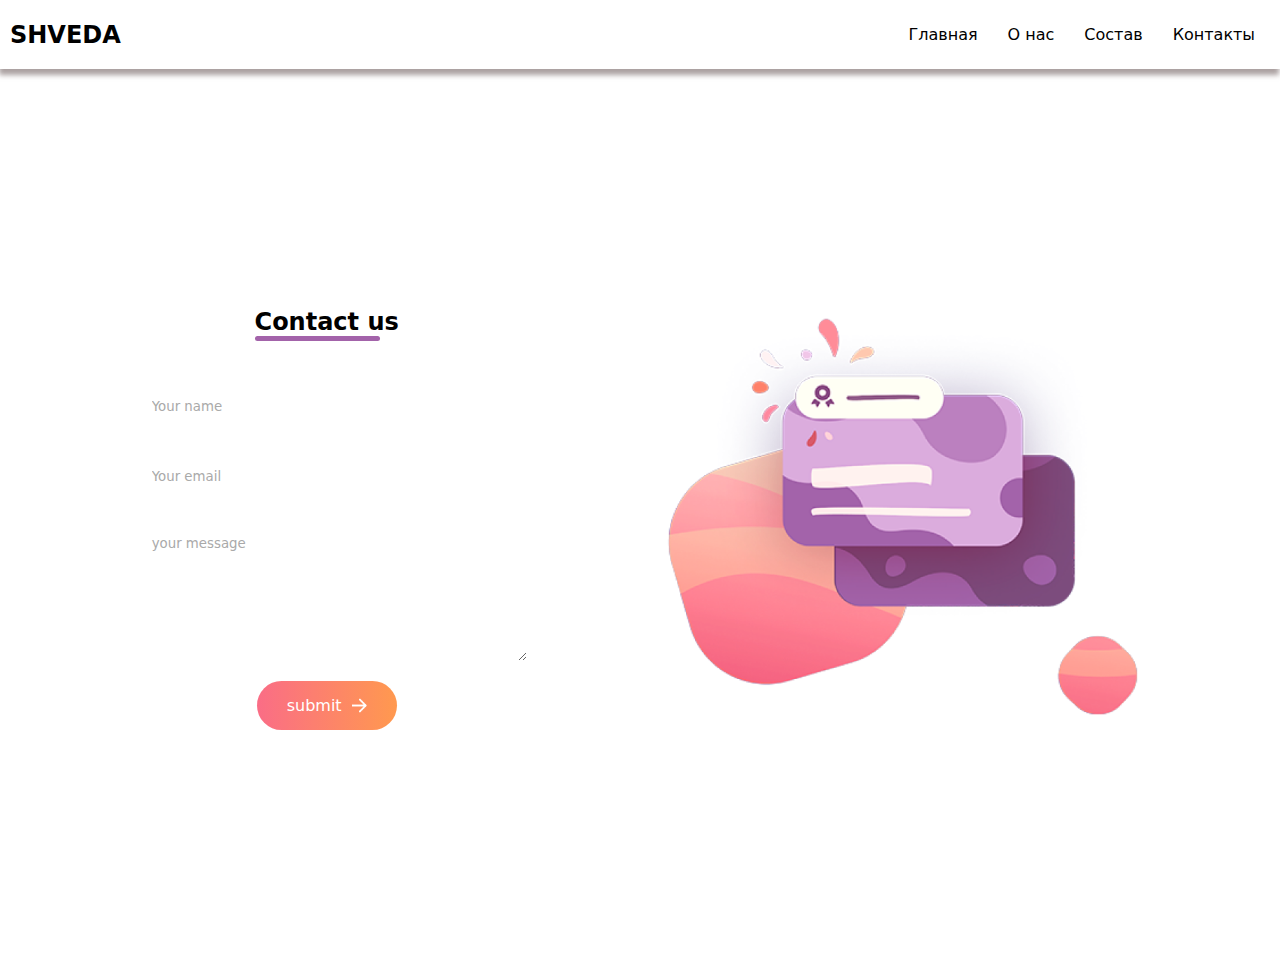
<file: contacts.html>
<!DOCTYPE html>
<html lang="en">
  <head>
    <meta charset="UTF-8" />
    <meta http-equiv="X-UA-Compatible" content="IE=edge" />
    <meta name="viewport" content="width=device-width, initial-scale=1.0" />
    <link rel="stylesheet" href="./css/contacts.css" />
    <title>Контакты</title>
  </head>

  <body>
    <header>
      <nav class="navbar">
        <div>
          <h2>SHVEDA</h2>
        </div>
        <div class="nav-links">
          <ul>
            <li>
              <a href="./index.html">Главная</a>
            </li>
            <li>
              <a href="./about.html">О нас</a>
            </li>
            <li>
              <a href="./team.html">Состав</a>
            </li>
            <li>
              <a href="./contacts.html">Контакты</a>
            </li>
          </ul>
        </div>
        <img class="menu-hamburger" src="./images/more.png" alt="" />
      </nav>
    </header>
    <main>
      <div class="contact-container">
        <form
          action="https://api.web3forms.com/submit"
          method="POST"
          class="contact-left"
        >
          <div class="contact-left-title">
            <h2>Contact us</h2>
            <hr />
          </div>
          <input
            type="hidden"
            name="access_key"
            value="fcde457a-d281-48f6-b90e-810b38959475"
          />
          <input
            type="text"
            name="name"
            placeholder="Your name"
            class="contact-inputs"
            required
          />
          <input
            type="email"
            name="name"
            placeholder="Your email"
            class="contact-inputs"
            required
          />
          <textarea
            name="message"
            placeholder="your message"
            class="contact-inputs"
            required
          ></textarea>
          <button type="submit">
            submit <img src="./assets/arrow_icon.png" alt="" />
          </button>
        </form>
        <div class="contact-right">
          <img src="./assets/right_img.png" alt="" />
        </div>
      </div>
    </main>
    <script src="./js/script.js"></script>
  </body>
</html>
</file>
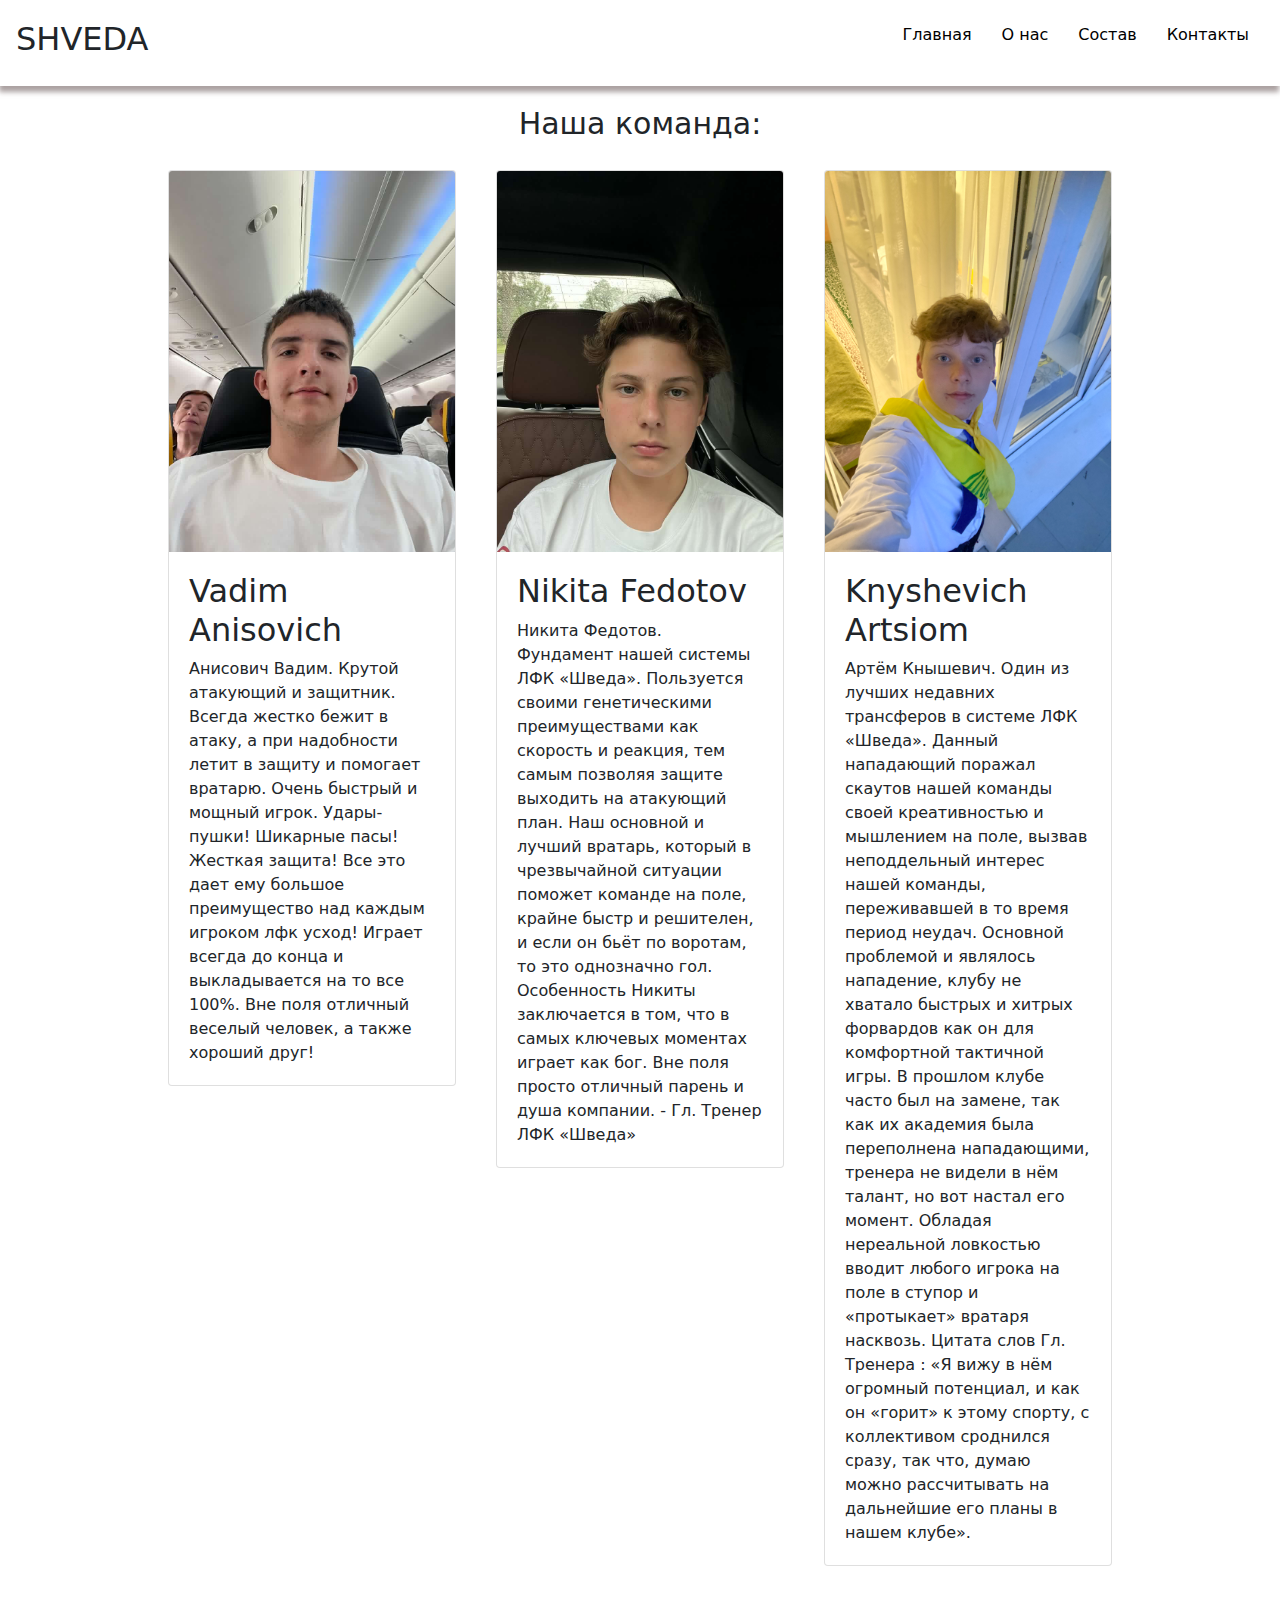
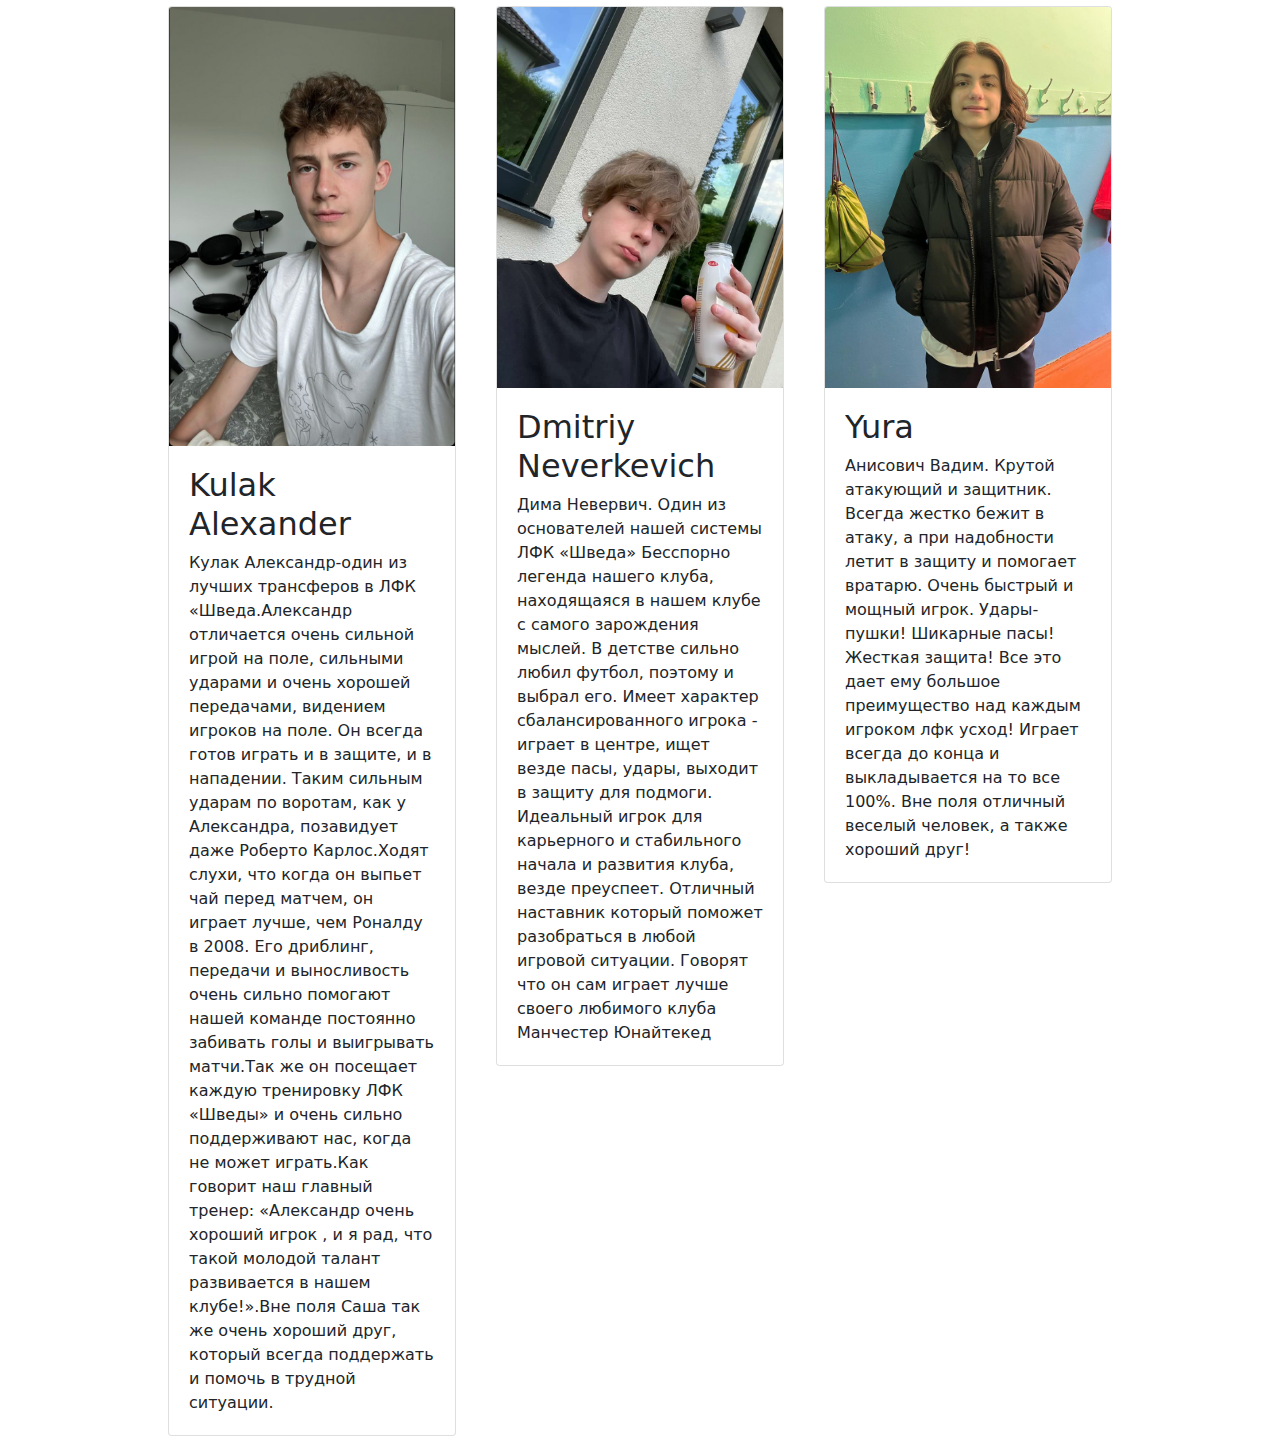
<file: team.html>
<!DOCTYPE html>
<html lang="en">

    <head>
        <meta charset="UTF-8">
        <meta http-equiv="X-UA-Compatible" content="IE=edge">
        <meta name="viewport" content="width=device-width, initial-scale=1.0">
        <link rel="stylesheet" href="./css/team.css">
        <link rel="stylesheet" href="https://cdn.jsdelivr.net/npm/bootstrap@4.0.0/dist/css/bootstrap.min.css"
            integrity="sha384-Gn5384xqQ1aoWXA+058RXPxPg6fy4IWvTNh0E263XmFcJlSAwiGgFAW/dAiS6JXm" crossorigin="anonymous">
        <title>Состав</title>
    </head>

    <body>
        <header>
            <nav class="navbar">
                <div>
                    <h2>SHVEDA</h2>
                </div>
                <div class="nav-links">
                    <ul>
                        <li>
                            <a href="./index.html">Главная</a>
                        </li>
                        <li>
                            <a href="./about.html">О нас</a>
                        </li>
                        <li>
                            <a href="./team.html">Состав</a>
                        </li>
                        <li>
                            <a href="./contacts.html">Контакты</a>
                        </li>
                    </ul>
                </div>
                <!--       <div class="header__burger">
                    <img src="./images/more.png" alt="menu" class="header__burger-img">
                    <div class="header__navigation header__navigation_mobile">
                        <ul class="header__list">
                            <li class="header__list-item"><a class="header__list-link" href="index.html">Главная</a>
                            </li>
                            <li class="header__list-item"><a class="header__list-link" href="about.html">О
                                    нас</a></li>
                            <li class="header__list-item"><a class="header__list-link" href="team.html">Команда</a></li>
                            <li class="header__list-item"><a class="header__list-link" href="contacts.html">Контакты</a>
                            </li>
                        </ul>
                    </div>
                </div> -->
                <img class="menu-hamburger" src="./images/more.png" alt="">
            </nav>
        </header>
        <main>
            <div class="container">
                <h2 class="main-text">Наша команда:</h2>
                <div class="players">
                    <div class="card" style="width: 18rem; margin:20px ;">
                        <img class="card-img-top" src="./images/vadildus.JPG" alt="Card image cap">
                        <div class="card-body">
                            <h2>Vadim Anisovich</h2>
                            <p class="card-text">Анисович Вадим. Крутой атакующий и защитник. Всегда жестко бежит в
                                атаку, а при надобности
                                летит в защиту и помогает вратарю. Очень быстрый и мощный игрок. Удары-пушки! Шикарные
                                пасы!
                                Жесткая защита! Все это дает ему большое преимущество над каждым игроком лфк усход!
                                Играет
                                всегда до конца и выкладывается на то все 100%.
                                Вне поля отличный веселый человек, а также хороший друг!</p>
                        </div>
                    </div>
                    <div class="card" style="width: 18rem; margin:20px ;">
                        <img class="card-img-top" src="./images/fedotov.JPG" alt="Card image cap">
                        <div class="card-body">
                            <h2>Nikita Fedotov</h2>
                            <p class="card-text">Никита Федотов. Фундамент нашей системы ЛФК «Шведа». Пользуется своими
                                генетическими преимуществами как скорость и реакция, тем самым позволяя защите выходить
                                на атакующий план. Наш основной и лучший вратарь, который в чрезвычайной ситуации
                                поможет команде на поле, крайне быстр и решителен, и если он бьёт по воротам, то это
                                однозначно гол.
                                Особенность Никиты заключается в том, что в самых ключевых моментах играет как бог.
                                Вне поля просто отличный парень и душа компании. - Гл. Тренер ЛФК «Шведа»</p>
                        </div>
                    </div>
                    <div class="card" style="width: 18rem; margin:20px ;">
                        <img class="card-img-top" src="./images/arten.jpeg" alt="Card image cap">
                        <div class="card-body">
                            <h2>Knyshevich Artsiom</h2>
                            <p class="card-text">Артём Кнышевич. Один из лучших недавних трансферов в системе ЛФК
                                «Шведа».
                                Данный нападающий поражал скаутов нашей команды своей креативностью и мышлением на поле,
                                вызвав неподдельный интерес нашей команды, переживавшей в то время период неудач.
                                Основной проблемой и являлось нападение, клубу не хватало быстрых и хитрых форвардов как
                                он для комфортной тактичной игры. В прошлом клубе часто был на замене, так как их
                                академия была переполнена нападающими, тренера не видели в нём талант, но вот настал его
                                момент. Обладая нереальной ловкостью вводит любого игрока на поле в ступор и «протыкает»
                                вратаря насквозь.
                                Цитата слов Гл. Тренера : «Я вижу в нём огромный потенциал, и как он «горит» к этому
                                спорту, с коллективом сроднился сразу, так что, думаю можно рассчитывать на дальнейшие
                                его планы в нашем клубе».</p>
                        </div>
                    </div>
                    <div class="card" style="width: 18rem; margin:20px ;">
                        <img class="card-img-top" src="./images/kula4ok.jpg" alt="Card image cap">
                        <div class="card-body">
                            <h2>Kulak Alexander</h2>
                            <p class="card-text">Кулак Александр-один из лучших трансферов в ЛФК «Шведа.Александр
                                отличается очень сильной игрой на поле, сильными ударами и очень хорошей передачами,
                                видением игроков на поле. Он всегда готов играть и в защите, и в нападении. Таким
                                сильным ударам по воротам, как у Александра, позавидует даже Роберто Карлос.Ходят слухи,
                                что когда он выпьет чай перед матчем, он играет лучше, чем Роналду в 2008. Его дриблинг,
                                передачи и выносливость очень сильно помогают нашей команде постоянно забивать голы и
                                выигрывать матчи.Так же он посещает каждую тренировку ЛФК «Шведы» и очень сильно
                                поддерживают нас, когда не может играть.Как говорит наш главный тренер: «Александр очень
                                хороший игрок , и я рад, что такой молодой талант развивается в нашем клубе!».Вне поля
                                Саша так же очень хороший друг, который всегда поддержать и помочь в трудной ситуации.
                            </p>
                        </div>
                    </div>
                    <div class="card" style="width: 18rem; margin:20px ;">
                        <img class="card-img-top" src="./images/dima.JPG" alt="Card image cap">
                        <div class="card-body">
                            <h2>Dmitriy Neverkevich</h2>
                            <p class="card-text">Дима Невервич. Один из основателей нашей системы ЛФК «Шведа»
                                Бесспорно легенда нашего клуба, находящаяся в нашем клубе с самого зарождения мыслей.
                                В детстве сильно любил футбол, поэтому и выбрал его.
                                Имеет характер сбалансированного игрока - играет в центре, ищет везде пасы, удары,
                                выходит в защиту для подмоги. Идеальный игрок для карьерного и стабильного начала и
                                развития клуба, везде преуспеет. Отличный наставник который поможет разобраться в любой
                                игровой ситуации.
                                Говорят что он сам играет лучше своего любимого клуба Манчестер Юнайтекед
                            </p>
                        </div>
                    </div>
                    <div class="card" style="width: 18rem; margin:20px ;">
                        <img class="card-img-top" src="./images/ura.JPG" alt="Card image cap">
                        <div class="card-body">
                            <h2>Yura </h2>
                            <p class="card-text">Анисович Вадим. Крутой атакующий и защитник. Всегда жестко бежит в
                                атаку, а при надобности
                                летит в защиту и помогает вратарю. Очень быстрый и мощный игрок. Удары-пушки! Шикарные
                                пасы!
                                Жесткая защита! Все это дает ему большое преимущество над каждым игроком лфк усход!
                                Играет
                                всегда до конца и выкладывается на то все 100%.
                                Вне поля отличный веселый человек, а также хороший друг!</p>
                        </div>
                    </div>
                </div>
            </div>
        </main>
        <footer></footer>
        <script src="./js/script.js"></script>
        <script src="https://code.jquery.com/jquery-3.2.1.slim.min.js"
            integrity="sha384-KJ3o2DKtIkvYIK3UENzmM7KCkRr/rE9/Qpg6aAZGJwFDMVNA/GpGFF93hXpG5KkN" crossorigin="anonymous">
        </script>
        <script src="https://cdn.jsdelivr.net/npm/popper.js@1.12.9/dist/umd/popper.min.js"
            integrity="sha384-ApNbgh9B+Y1QKtv3Rn7W3mgPxhU9K/ScQsAP7hUibX39j7fakFPskvXusvfa0b4Q" crossorigin="anonymous">
        </script>
        <script src="https://cdn.jsdelivr.net/npm/bootstrap@4.0.0/dist/js/bootstrap.min.js"
            integrity="sha384-JZR6Spejh4U02d8jOt6vLEHfe/JQGiRRSQQxSfFWpi1MquVdAyjUar5+76PVCmYl" crossorigin="anonymous">
        </script>
    </body>

</html>
</file>
<file: css/contacts.css>
* {
  margin: 0px;
  padding: 0px;
  box-sizing: border-box;
  font-family: system-ui, -apple-system, BlinkMacSystemFont, "Segoe UI", Roboto,
    Oxygen, Ubuntu, Cantarell, "Open Sans", "Helvetica Neue", sans-serif11;
}
.container {
  margin: 0 auto;
  max-width: 1180px;
}
nav {
  display: flex;
  align-items: center;
  justify-content: space-between;
  padding: 10px;
  box-shadow: -1px 6px 5px 0px rgba(143, 129, 129, 0.75);
  -webkit-box-shadow: -1px 6px 5px 0px rgba(143, 129, 129, 0.75);
  -moz-box-shadow: -1px 6px 5px 0px rgba(143, 129, 129, 0.75);
}
nav ul {
  display: flex;
  align-items: center;
  list-style: none;
}
nav ul li {
  padding: 15px;
}
nav ul li a {
  text-decoration: none;
  color: black;
}
.main-text {
  font-size: 30px;
  font-weight: 400;
  padding: 10px 0px;
}
.all-contacts {
  display: flex;
  justify-content: space-between;
  flex-wrap: wrap;
  padding: 40px 0px;
}
.all-contacts .adress {
  width: 50%;
}
.all-contacts .adress p {
  padding: 15px 0px;
}
.contact-us h2 {
  margin-bottom: 20px;
}
.contact-us {
  width: 50%;
}
.number input {
  margin-bottom: 19px;
  width: 100%;
  border: 2px solid #cdcdcd;
  border-radius: 20px;
  outline: none;
  padding: 11px 30px 11px;
  margin-bottom: 20px;
}
.number textarea {
  width: 100%;
  margin-top: 10px;
}

.all-contacts .adress a {
  text-decoration: none;
  color: black;
}
.all-contacts .adress .call {
  display: flex;
  flex-direction: column;
}
.all-contacts .contact-us .confirm {
  border: 1px solid;
  background-color: #fff;
  border-radius: 15px;
  padding: 10px 20px;
  margin-top: 40px;
}
.navbar .menu-hamburger {
  width: 35px;
  top: 5px;
  right: 10px;
  position: absolute;
  display: none;
}
.contact-container {
  height: 100vh;
  display: flex;
  align-items: center;
  justify-content: space-evenly;
}
.contact-left {
  display: flex;
  flex-direction: column;
  align-items: center;
  gap: 20px;
}
.contact-left-title hr {
  border: none;
  width: 125px;
  height: 5px;
  background-color: #a363aa;
  border-radius: 10px;
  margin-bottom: 20px;
}
.contact-inputs {
  width: 400px;
  height: 50px;
  border: none;
  outline: none;
  padding-left: 25px;
  font-weight: 500;
  color: #666;
  border-radius: 50px;
}
.contact-left textarea {
  height: 140px;
  padding-top: 15px;
  border-radius: 20px;
}
.contact-inputs:focus {
  border: 2px solid #ff994f;
}
.contact-inputs::placeholder {
  color: #a9a9a9;
}
.contact-left button {
  display: flex;
  align-items: center;
  padding: 15px 30px;
  font-size: 16px;
  color: #fff;
  gap: 10px;
  border: none;
  border-radius: 50px;
  background: linear-gradient(270deg, #ff994f, #fa6d86);
  cursor: pointer;
}
.contact-left button img {
  height: 15px;
}
.contact-right img {
  width: 500px;
}
@media (max-width: 800px) {
  .contact-inputs {
    width: 80vw;
  }
  .contact-right {
    display: none;
  }
}

@media (max-width: 900px) {
  .all-contacts .adress {
    width: 100%;
    padding: 10px;
  }
  .all-contacts .contact-us {
    width: 100%;
    padding: 10px;
  }
}
@media (max-width: 950px) {
  header ul {
    display: block;
  }
  /* menu__mobile */
  .navbar .menu-hamburger {
    display: flex;
    align-items: center;
  }

  .nav-links.mobile-menu {
    margin-left: 0;
  }
  .nav-links {
    position: fixed;
    top: 0;
    left: 0;
    display: flex;
    bottom: -1;
    -webkit-backdrop-filter: blur(10px);
    backdrop-filter: blur(10px);
    justify-content: center;
    align-items: center;
    width: 100%;
    height: 100vh;
    margin-left: -100%;
    transition: all 0.5s ease;
  }
  .nav-links ul {
    display: flex;
    flex-direction: column;
  }
  .nav-links ul li {
    font-weight: 700;
    font-size: 1.2em;
    color: white;
  }
  .header__list-item {
    padding: 5px;
  }
}
</file>
<file: css/team.css>
* {
  margin: 0px;
  padding: 0px;
  box-sizing: border-box;
  font-family: system-ui, -apple-system, BlinkMacSystemFont, "Segoe UI", Roboto,
    Oxygen, Ubuntu, Cantarell, "Open Sans", "Helvetica Neue", sans-serif11;
}

.container {
  margin: 0 auto;
  max-width: 1180px;
}
nav {
  display: flex;
  align-items: center;
  justify-content: space-between;
  padding: 10px;
  box-shadow: -1px 6px 5px 0px rgba(143, 129, 129, 0.75);
  -webkit-box-shadow: -1px 6px 5px 0px rgba(143, 129, 129, 0.75);
  -moz-box-shadow: -1px 6px 5px 0px rgba(143, 129, 129, 0.75);
}
header ul {
  display: flex;
  align-items: center;
  list-style: none;
}
header ul li {
  padding: 15px;
}
header ul li a {
  text-decoration: none;
  color: black;
}
.main-text {
  text-align: center;
  font-size: 30px;
  margin-top: 20px;
}
.players {
  display: flex;
  flex-wrap: wrap;
  align-items: start;
  justify-content: center;
}
.players .player {
  border: 1px solid black;
  padding: 20px 5px;
  max-width: 500px;
  margin: 10px;
  border-radius: 20px;
  background-color: #fff;
}
.players .first-line {
  height: 760px;
}
.players .second-line {
  height: 905px;
}
.players .player h2 {
  font-weight: 400;
}
.players .player img {
  max-width: 500px;
  padding: 15px;
  max-height: 530px;
  display: block;
  margin-left: auto;
  margin-right: auto;
}
.header__burger {
  display: none;
}
.navbar .menu-hamburger {
  width: 35px;
  top: 5px;
  right: 10px;
  position: absolute;
  display: none;
  z-index: 101;
}
@media (max-width: 950px) {
  .navbar .menu-hamburger {
    display: flex;
    align-items: center;
  }

  .nav-links.mobile-menu {
    margin-left: 0;
  }
  .nav-links {
    z-index: 100;
    position: fixed;
    top: 0;
    left: 0;
    display: flex;
    bottom: -1;
    -webkit-backdrop-filter: blur(10px);
    backdrop-filter: blur(10px);
    justify-content: center;
    align-items: center;
    width: 100%;
    height: 100vh;
    margin-left: -100%;
    transition: all 0.5s ease;
  }
  .nav-links ul {
    display: flex;
    flex-direction: column;
  }
  .nav-links ul li {
    font-weight: 700;
    font-size: 1.2em;
    color: white;
  }
  .players .player img {
    width: 90%;
    height: auto;
  }
  .players .first-line {
    height: auto;
  }
  .players .second-line {
    height: auto;
  }
}
</file>
